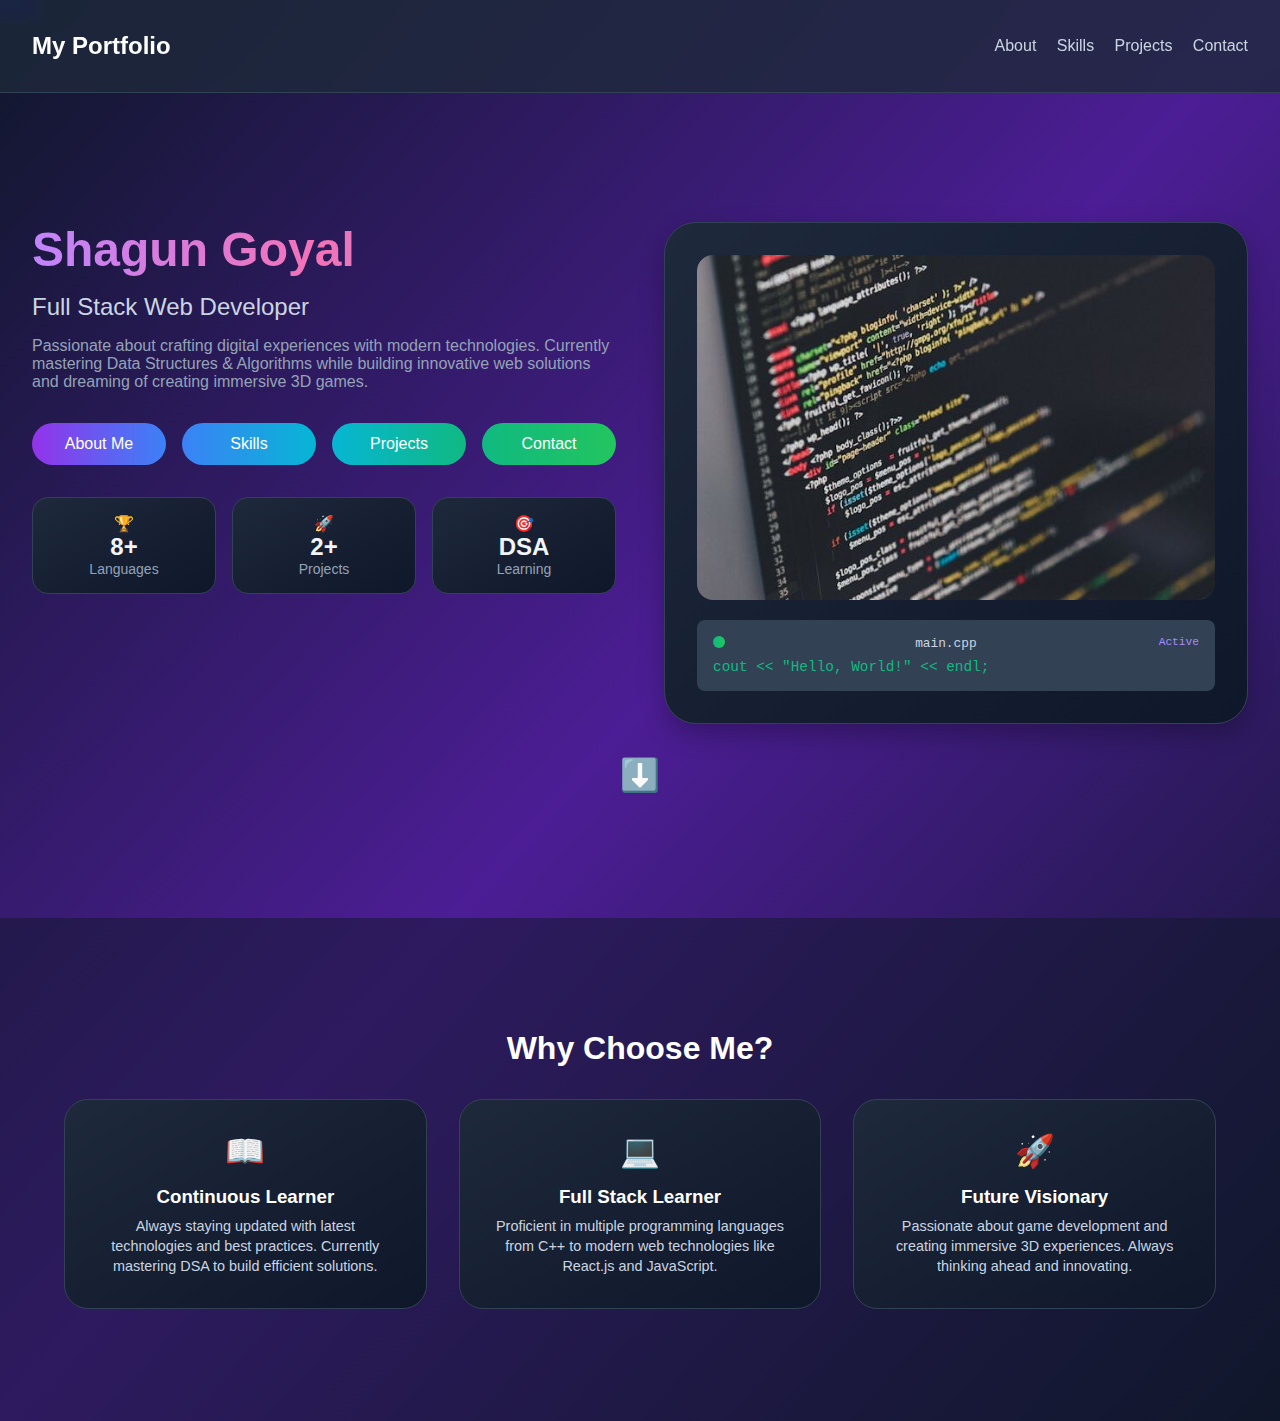
<file: index.html>
<!DOCTYPE html>
<html lang="en">

<head>
  <meta charset="UTF-8" />
  <meta name="viewport" content="width=device-width, initial-scale=1.0" />
  <title>Shagun Goyal | Portfolio</title>
  <link rel="stylesheet" href="index.css" />
  <a href="skill.html">Skills</a>

</head>

<body>
  <!-- Navigation -->
  <nav class="navbar">
    <div class="container">
      <div class="nav-content">
        <a href="index.html" class="logo">My Portfolio</a>
        <div class="nav-links">
          <a href="about.html">About</a>
          <a href="skills.html">Skills</a>
          <a href="projects.html">Projects</a>
          <a href="contact.html">Contact</a>
        </div>
      </div>
    </div>
  </nav>

  <!-- Hero Section -->
  <section class="hero">
    <div class="background-blobs"></div>
    <div class="container">
      <div class="hero-content">
        <div class="hero-text">
          <h1>Shagun Goyal</h1>
          <p class="subtitle">Full Stack Web Developer</p>
          <p class="description">
            Passionate about crafting digital experiences with modern technologies.
            Currently mastering Data Structures & Algorithms while building innovative web solutions
            and dreaming of creating immersive 3D games.
          </p>

          <div class="hero-buttons">
            <a href="about.html" class="btn purple">About Me</a>
            <a href="skills.html" class="btn blue">Skills</a>
            <a href="projects.html" class="btn teal">Projects</a>
            <a href="contact.html" class="btn green">Contact</a>
          </div>

          <div class="stats">
            <div class="stat">
              <div class="icon">🏆</div>
              <p class="value">8+</p>
              <p class="label">Languages</p>
            </div>
            <div class="stat">
              <div class="icon">🚀</div>
              <p class="value">2+</p>
              <p class="label">Projects</p>
            </div>
            <div class="stat">
              <div class="icon">🎯</div>
              <p class="value">DSA</p>
              <p class="label">Learning</p>
            </div>
          </div>
        </div>

        <div class="hero-image">
          <img src="image.jpg" alt="Developer coding on computer" />
          <div class="code-panel">
            <div class="code-header">
              <span class="dot green"></span>
              <span class="filename">main.cpp</span>
              <span class="status">Active</span>
            </div>
            <div class="code-body">
              <code>cout &lt;&lt; "Hello, World!" &lt;&lt; endl;</code>
            </div>
          </div>
        </div>
      </div>
      <div class="scroll-down">⬇️</div>
    </div>
  </section>

  <!-- Additional Info Section -->
  <section class="info">
    <div class="container">
      <h2>Why Choose Me?</h2>
      <div class="info-cards">
        <div class="card">
          <div class="icon">📖</div>
          <h3>Continuous Learner</h3>
          <p>Always staying updated with latest technologies and best practices. Currently mastering DSA to build efficient solutions.</p>
        </div>
        <div class="card">
          <div class="icon">💻</div>
          <h3>Full Stack Learner</h3>
          <p>Proficient in multiple programming languages from C++ to modern web technologies like React.js and JavaScript.</p>
        </div>
        <div class="card">
          <div class="icon">🚀</div>
          <h3>Future Visionary</h3>
          <p>Passionate about game development and creating immersive 3D experiences. Always thinking ahead and innovating.</p>
        </div>
      </div>
    </div>
  </section>

</body>

</html>
</file>
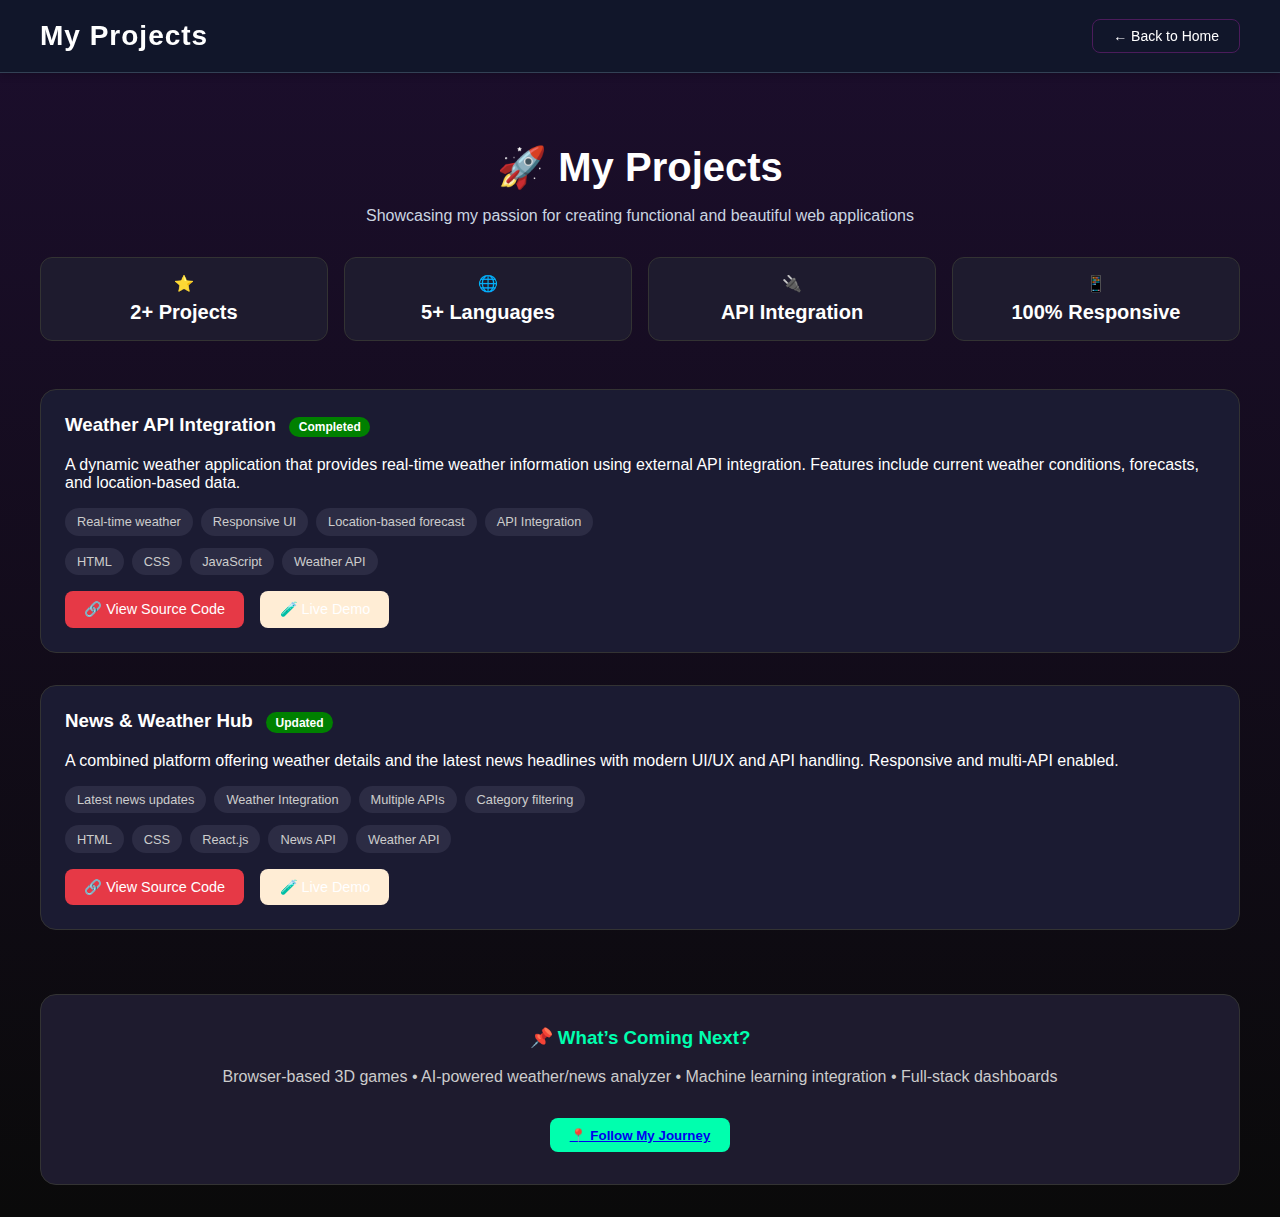
<file: projects.html>
<!DOCTYPE html>
<html lang="en">

<head>
  <meta charset="UTF-8">
  <meta name="viewport" content="width=device-width, initial-scale=1.0">
  <title>My Projects | Shagun Goyal</title>
  <style>
    body {
      margin: 0;
      font-family: 'Segoe UI', sans-serif;
      background: linear-gradient(to bottom, #1c0e2d, #0a0a0a);
      color: #fff;
    }

    .container {
      max-width: 1200px;
      margin: auto;
      padding: 2rem 1rem;
    }

    .navbar {
      position: fixed;
      top: 0;
      width: 100%;
      z-index: 50;
      background: rgba(15, 23, 42, 0.85);
      backdrop-filter: blur(10px);
      border-bottom: 1px solid #334155;
      box-shadow: 0 2px 8px rgba(0, 0, 0, 0.2);
    }

    .nav-content {
      max-width: 1200px;
      display: flex;
      margin: auto;
      justify-content: space-between;
      align-items: center;
      padding: 1.2rem 0;
    }

    .logo {
      font-size: 1.75rem;
      font-weight: 700;
      color: white;
      text-decoration: none;
      letter-spacing: 1px;
    }

    .btn {
      padding: 0.5rem 1.25rem;
      border: 1px solid;
      border-radius: 0.5rem;
      font-size: 0.875rem;
      font-weight: 500;
      text-decoration: none;
      transition: all 0.3s ease;
      display: inline-flex;
      align-items: center;
    }

    .btn.blue {
      border-color: rgb(75, 28, 91);
      color:white;
    }

    .btn.blue:hover {
      background-color: rgb(75, 28, 91);
      color: white;
    }


    .section-header {
      text-align: center;
      margin-top: 7rem;
      margin-bottom: 2rem;
    }

    .section-header h2 {
      font-size: 2.5rem;
      margin-bottom: 0.5rem;
    }

    .section-header p {
      color: #cbd5e1;
      font-size: 1rem;
    }

    .stats {
      display: grid;
      grid-template-columns: repeat(auto-fit, minmax(150px, 1fr));
      gap: 1rem;
      margin-bottom: 3rem;
    }

    .stat {
      background: #1e1b2e;
      border-radius: 0.75rem;
      padding: 1rem;
      text-align: center;
      border: 1px solid #333;
    }

    .stat h3 {
      margin: 0.5rem 0 0;
      font-size: 1.25rem;
    }

    .projects {
      display: flex;
      flex-direction: column;
      gap: 2rem;
    }

    .project-card {
      background: #1b1b32;
      border-left: 4px solid orange;
      padding: 1.5rem;
      border-radius: 1rem;
      border: 1px solid #333;
    }

    .project-card h3 {
      margin-top: 0;
      color: #fff;
    }

    .badge {
      display: inline-block;
      padding: 0.2rem 0.6rem;
      font-size: 0.75rem;
      color: white;
      background-color: green;
      border-radius: 12px;
      margin-left: 0.5rem;
    }

    .features,
    .tech {
      margin: 0.75rem 0;
      display: flex;
      flex-wrap: wrap;
      gap: 0.5rem;
    }

    .features span,
    .tech span {
      background: #2c2c44;
      color: #ccc;
      padding: 0.4rem 0.75rem;
      border-radius: 20px;
      font-size: 0.8rem;
    }

    .buttons {
      margin-top: 1rem;
      display: flex;
      gap: 1rem;
    }

    .buttons a {
      text-decoration: none;
      color: white;
      padding: 0.6rem 1.2rem;
      border-radius: 0.5rem;
      font-size: 0.9rem;
    }

    .github {
      background: #e63946;
    }

    .demo {
      background: #ffedd5;
      text-decoration: none;
      color: rgb(255, 255, 255);
    }
    .demo1 {
      background: #ffedd5;
      color: black;
    }

    .next-box {
      background: #1e1b2e;
      margin-top: 4rem;
      padding: 2rem;
      border-radius: 1rem;
      border: 1px solid #333;
      text-align: center;
    }

    .next-box h3 {
      margin-top: 0;
      color: #00ffae;
    }

    .next-box p {
      color: #ccc;
    }

    .next-box button {
      margin-top: 1rem;
      padding: 0.6rem 1.2rem;
      border: none;
      border-radius: 0.5rem;
      background: #00ffae;
      color: black;
      font-weight: bold;
      cursor: pointer;
    }
  </style>
</head>

<body>

  <nav class="navbar">
    <div class="nav-content">
      <a href="index.html" class="logo">My Projects</a>
      <a href="index.html" class="btn blue">
        ← Back to Home
      </a>
    </div>
  </nav>

  <section class="container">
    <div class="section-header">
      <h2>🚀 My Projects</h2>
      <p>Showcasing my passion for creating functional and beautiful web applications</p>
    </div>

    <div class="stats">
      <div class="stat">
        <div>⭐</div>
        <h3>2+ Projects</h3>
      </div>
      <div class="stat">
        <div>🌐</div>
        <h3>5+ Languages</h3>
      </div>
      <div class="stat">
        <div>🔌</div>
        <h3>API Integration</h3>
      </div>
      <div class="stat">
        <div>📱</div>
        <h3>100% Responsive</h3>
      </div>
    </div>

    <div class="projects">
      <div class="project-card">
        <h3>Weather API Integration <span class="badge">Completed</span></h3>
        <p>A dynamic weather application that provides real-time weather information using external API integration. Features include current weather conditions, forecasts, and location-based data.</p>
        <div class="features">
          <span>Real-time weather</span>
          <span>Responsive UI</span>
          <span>Location-based forecast</span>
          <span>API Integration</span>
        </div>
        <div class="tech">
          <span>HTML</span>
          <span>CSS</span>
          <span>JavaScript</span>
          <span>Weather API</span>
        </div>
        <div class="buttons">
          <a href="https://github.com/Shagun-Goyal/Task1" target="_blank" class="github">🔗 View Source Code</a>
          <a href="#" class="demo">🧪 Live Demo</a>
        </div>
      </div>

      <div class="project-card">
        <h3>News & Weather Hub <span class="badge">Updated</span></h3>
        <p>A combined platform offering weather details and the latest news headlines with modern UI/UX and API handling. Responsive and multi-API enabled.</p>
        <div class="features">
          <span>Latest news updates</span>
          <span>Weather Integration</span>
          <span>Multiple APIs</span>
          <span>Category filtering</span>
        </div>
        <div class="tech">
          <span>HTML</span>
          <span>CSS</span>
          <span>React.js</span>
          <span>News API</span>
          <span>Weather API</span>
        </div>
        <div class="buttons">
          <a href="https://github.com/Shagun-Goyal/Task2" target="_blank" class="github">🔗 View Source Code</a>
          <a href="#" class="demo1">🧪 Live Demo</a>
        </div>
      </div>
    </div>

    <div class="next-box">
      <h3>📌 What’s Coming Next?</h3>
      <p>Browser-based 3D games • AI-powered weather/news analyzer • Machine learning integration • Full-stack dashboards</p>
      <button><a href="contact.html">📍 Follow My Journey</a></button>
    </div>
  </section>
</body>

</html>
</file>
<file: index.css>
/* Base Styles */
* {
  margin: 0;
  padding: 0;
  box-sizing: border-box;
}
body {
  font-family: 'Segoe UI', Tahoma, Geneva, Verdana, sans-serif;
  background: linear-gradient(to bottom right, #0f172a, #4c1d95, #0f172a);
  color: #f1f5f9;
}
.container {
  max-width: 1280px;
  padding: 2rem;
  margin: 0 auto;
}

/* Navigation */
.navbar {
  position: fixed;
  top: 0;
  width: 100%;
  z-index: 50;
  background: rgba(30, 41, 59, 0.8);
  backdrop-filter: blur(8px);
  border-bottom: 1px solid #334155;
}
.nav-content {
  display: flex;
  justify-content: space-between;
  align-items: center;
}
.nav-links a {
  color: #cbd5e1;
  margin-left: 1rem;
  text-decoration: none;
  transition: color 0.3s;
}
.nav-links a:hover {
  color: #a78bfa;
}
.logo {
  font-size: 1.5rem;
  font-weight: bold;
  color: white;
  text-decoration: none;
}

/* Hero Section */
.hero {
  min-height: 100vh;
  display: flex;
  align-items: center;
  justify-content: center;
  padding-top: 5rem;
  position: relative;
  overflow: hidden;
}
.background-blobs div {
  position: absolute;
  border-radius: 50%;
  filter: blur(60px);
  opacity: 0.2;
  animation: pulse 4s infinite;
}
.hero-content {
  display: grid;
  grid-template-columns: 1fr;
  gap: 3rem;
}
@media (min-width: 1024px) {
  .hero-content {
    grid-template-columns: repeat(2, 1fr);
  }
}
.hero-text h1 {
  font-size: 3rem;
  background: linear-gradient(to right, #c084fc, #f472b6, #60a5fa);
  -webkit-background-clip: text;
  -webkit-text-fill-color: transparent;
  font-weight: bold;
  margin-bottom: 1rem;
}
.subtitle {
  font-size: 1.5rem;
  color: #cbd5e1;
  margin-bottom: 1rem;
}
.description {
  color: #94a3b8;
  margin-bottom: 2rem;
  max-width: 600px;
}
.hero-buttons {
  display: grid;
  grid-template-columns: repeat(auto-fit, minmax(120px, 1fr));
  gap: 1rem;
  margin-bottom: 2rem;
}
.btn {
  display: inline-block;
  padding: 0.75rem 1rem;
  border-radius: 999px;
  color: white;
  text-align: center;
  font-weight: 500;
  text-decoration: none;
  transition: transform 0.3s, background 0.3s;
}
.btn:hover {
  transform: scale(1.05);
}
.purple { background: linear-gradient(to right, #9333ea, #3b82f6); }
.blue { background: linear-gradient(to right, #3b82f6, #06b6d4); }
.teal { background: linear-gradient(to right, #06b6d4, #10b981); }
.green { background: linear-gradient(to right, #10b981, #22c55e); }

/* Stats */
.stats {
  display: grid;
  grid-template-columns: repeat(3, 1fr);
  gap: 1rem;
}
.stat {
  background: linear-gradient(to bottom right, #1e293b, #0f172a);
  padding: 1rem;
  border-radius: 1rem;
  border: 1px solid #334155;
  text-align: center;
}
.stat .value {
  font-size: 1.5rem;
  font-weight: 600;
}
.stat .label {
  font-size: 0.875rem;
  color: #94a3b8;
}

/* Hero Image */
.hero-image {
  background: linear-gradient(to bottom right, #1e293b, #0f172a);
  padding: 2rem;
  border-radius: 2rem;
  border: 1px solid #334155;
  box-shadow: 0 10px 25px rgba(0,0,0,0.25);
}
.hero-image img {
  width: 100%;
  height: auto;
  border-radius: 1rem;
  margin-bottom: 1rem;
}
.code-panel {
  background: #334155;
  border-radius: 0.5rem;
  padding: 1rem;
  color: #10b981;
  font-family: monospace;
  font-size: 0.9rem;
}
.code-header {
  display: flex;
  justify-content: space-between;
  margin-bottom: 0.5rem;
  color: #cbd5e1;
}
.code-header .dot {
  width: 0.75rem;
  height: 0.75rem;
  border-radius: 999px;
  display: inline-block;
  margin-right: 0.5rem;
}
.green { background-color: #22c55e; }
.filename { font-family: monospace; font-size: 0.8rem; }
.status { color: #a78bfa; font-size: 0.7rem; }

/* Info Section */
.info {
  background: rgba(15, 23, 42, 0.5);
  padding: 5rem 2rem;
  text-align: center;
}
.info h2 {
  font-size: 2rem;
  margin-bottom: 2rem;
  color: white;
}
.info-cards {
  display: grid;
  grid-template-columns: repeat(auto-fit, minmax(220px, 1fr));
  gap: 2rem;
}
.card {
  background: linear-gradient(to bottom right, #1e293b, #0f172a);
  padding: 2rem;
  border-radius: 1.5rem;
  border: 1px solid #334155;
  transition: transform 0.3s, border 0.3s;
}
.card:hover {
  transform: scale(1.05);
  border-color: #8b5cf6;
}
.card .icon {
  font-size: 2rem;
  margin-bottom: 1rem;
}
.card h3 {
  color: white;
  margin-bottom: 0.5rem;
}
.card p {
  color: #cbd5e1;
  font-size: 0.9rem;
  line-height: 1.4;
}

/* Scroll Indicator */
.scroll-down {
  text-align: center;
  font-size: 2rem;
  color: #a78bfa;
  margin-top: 2rem;
  animation: bounce 2s infinite;
}

@keyframes pulse {
  0%, 100% { opacity: 0.2; transform: scale(1); }
  50% { opacity: 0.4; transform: scale(1.1); }
}
@keyframes bounce {
  0%, 100% { transform: translateY(0); }
  50% { transform: translateY(-10px); }
}
</file>
